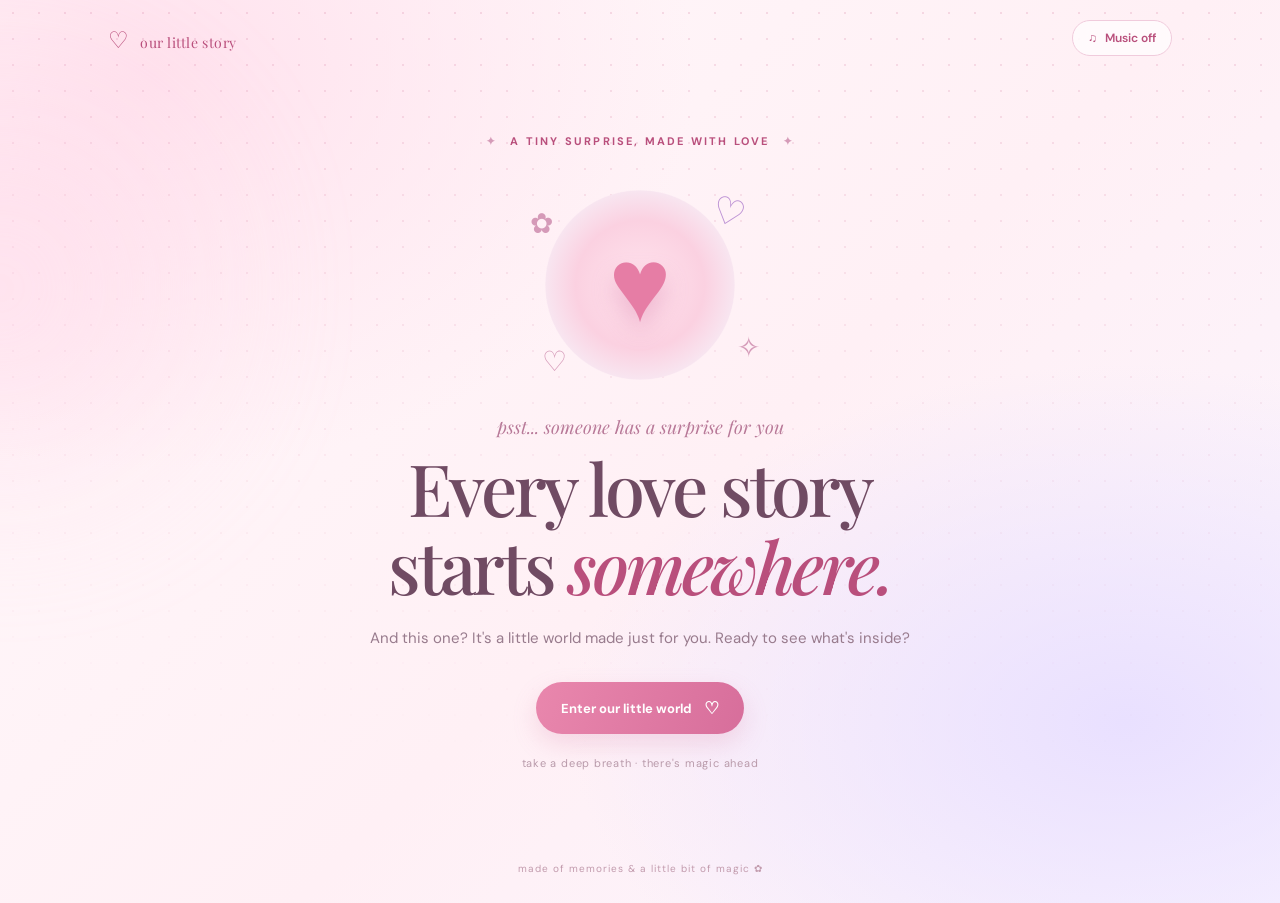
<file: index.html>
<!DOCTYPE html>
<html lang="en">
<head>
  <meta charset="UTF-8"><meta name="viewport" content="width=device-width, initial-scale=1.0">
  <meta name="theme-color" content="#fff0f5">
  <title>A Little Love Story 💗</title>
  <link rel="preconnect" href="https://fonts.googleapis.com">
  <link rel="preconnect" href="https://fonts.gstatic.com" crossorigin>
  <link href="https://fonts.googleapis.com/css2?family=DM+Sans:wght@400;500;600;700&family=Playfair+Display:ital,wght@0,500;0,600;0,700;1,500;1,600&display=swap" rel="stylesheet">
  <link rel="stylesheet" href="style.css">
  <script src="script.js" defer></script>
</head>
<body data-page="welcome">
  <div class="ambient-glow"></div><div class="floating-layer" aria-hidden="true"></div>
  <header class="topbar"><a class="mini-logo" href="index.html">♡ <span>our little story</span></a><button class="music-toggle" type="button" aria-label="Toggle music">♫ <span>Music off</span></button></header>
  <main class="page-shell hero-shell">
    <div class="eyebrow"><span class="sparkle">✦</span> a tiny surprise, made with love <span class="sparkle">✦</span></div>
    <div class="hero-illustration"><div class="sunburst"></div><div class="heart-orbit">♡</div><div class="hero-heart">♥</div><span class="doodle d1">✿</span><span class="doodle d2">✧</span><span class="doodle d3">♡</span></div>
    <p class="script-kicker">psst... someone has a surprise for you</p>
    <h1>Every love story<br>starts <em>somewhere.</em></h1>
    <p class="lead">And this one? It's a little world made just for you. Ready to see what's inside?</p>
    <a class="button button-primary page-link" href="secret.html">Enter our little world <span>♡</span></a>
    <p class="tiny-note">take a deep breath · there's magic ahead</p>
  </main>
  <footer class="site-footer">made of memories & a little bit of magic ✿</footer>
</body></html>
</file>
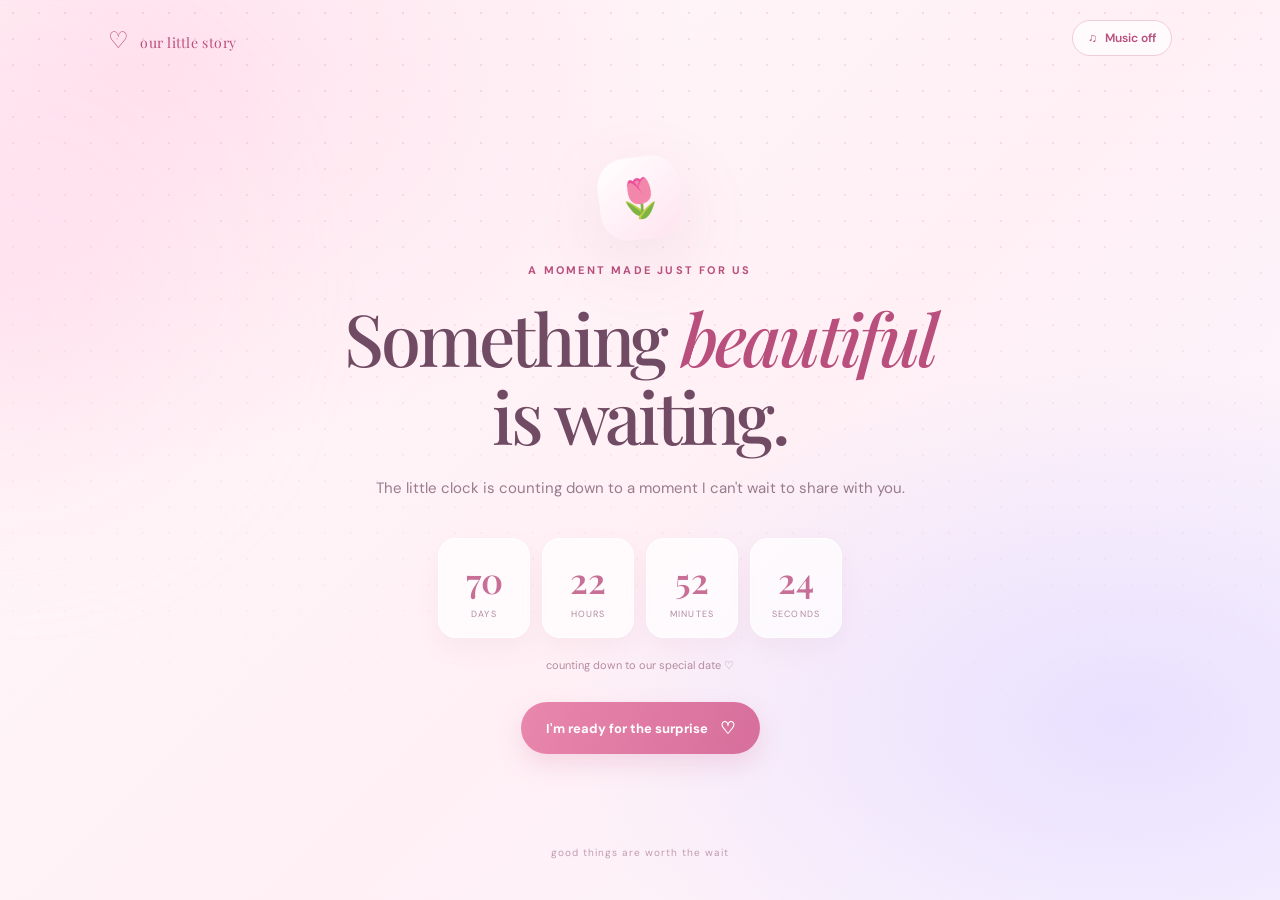
<file: countdown.html>
<!DOCTYPE html>
<html lang="en"><head><meta charset="UTF-8"><meta name="viewport" content="width=device-width, initial-scale=1.0"><meta name="theme-color" content="#fff0f5"><title>A special moment ⏳</title><link rel="preconnect" href="https://fonts.googleapis.com"><link rel="preconnect" href="https://fonts.gstatic.com" crossorigin><link href="https://fonts.googleapis.com/css2?family=DM+Sans:wght@400;500;600;700&family=Playfair+Display:ital,wght@0,500;0,600;0,700;1,500;1,600&display=swap" rel="stylesheet"><link rel="stylesheet" href="style.css"><script src="script.js" defer></script></head>
<body data-page="countdown"><div class="ambient-glow"></div><div class="floating-layer"></div>
<header class="topbar"><a class="mini-logo" href="index.html">♡ <span>our little story</span></a><button class="music-toggle" type="button">♫ <span>Music off</span></button></header>
<main class="page-shell center-shell">
  <div class="icon-bubble">🌷</div><div class="eyebrow">a moment made just for us</div>
  <h1>Something <em>beautiful</em><br>is waiting.</h1><p class="lead">The little clock is counting down to a moment I can't wait to share with you.</p>
  <div class="countdown" id="countdown"><div><strong id="days">00</strong><span>days</span></div><div><strong id="hours">00</strong><span>hours</span></div><div><strong id="minutes">00</strong><span>minutes</span></div><div><strong id="seconds">00</strong><span>seconds</span></div></div>
  <p class="countdown-caption" id="countdown-caption">counting down to our special date ♡</p>
  <a class="button button-primary page-link" href="proposal.html">I'm ready for the surprise <span>♡</span></a>
</main><footer class="site-footer">good things are worth the wait</footer></body></html>
</file>
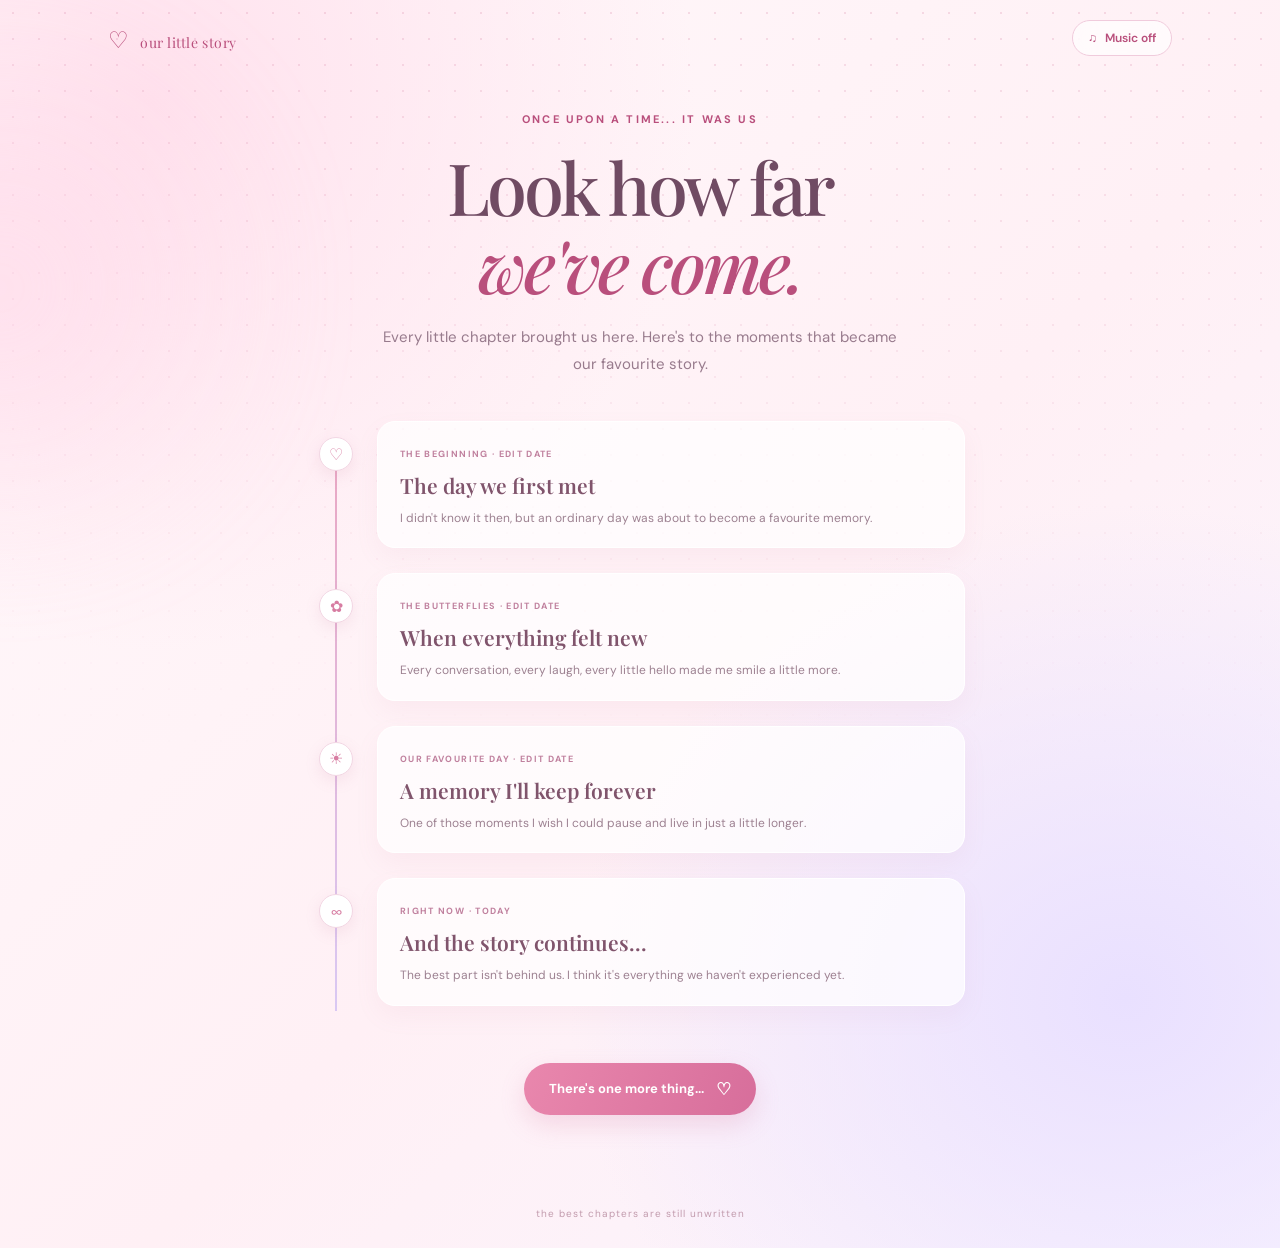
<file: journey.html>
<!DOCTYPE html>
<html lang="en"><head><meta charset="UTF-8"><meta name="viewport" content="width=device-width, initial-scale=1.0"><meta name="theme-color" content="#fff0f5"><title>Our journey 🌷</title><link rel="preconnect" href="https://fonts.googleapis.com"><link rel="preconnect" href="https://fonts.gstatic.com" crossorigin><link href="https://fonts.googleapis.com/css2?family=DM+Sans:wght@400;500;600;700&family=Playfair+Display:ital,wght@0,500;0,600;0,700;1,500;1,600&display=swap" rel="stylesheet"><link rel="stylesheet" href="style.css"><script src="script.js" defer></script></head>
<body data-page="journey"><div class="ambient-glow"></div><div class="floating-layer"></div>
<header class="topbar"><a class="mini-logo" href="index.html">♡ <span>our little story</span></a><button class="music-toggle" type="button">♫ <span>Music off</span></button></header>
<main class="page-shell">
  <div class="eyebrow">once upon a time... it was us</div><h1>Look how far<br><em>we've come.</em></h1><p class="lead">Every little chapter brought us here. Here's to the moments that became our favourite story.</p>
  <section class="timeline">
    <article class="timeline-item"><span class="timeline-dot">♡</span><div class="timeline-card"><small>THE BEGINNING · EDIT DATE</small><h3>The day we first met</h3><p>I didn't know it then, but an ordinary day was about to become a favourite memory.</p></div></article>
    <article class="timeline-item"><span class="timeline-dot">✿</span><div class="timeline-card"><small>THE BUTTERFLIES · EDIT DATE</small><h3>When everything felt new</h3><p>Every conversation, every laugh, every little hello made me smile a little more.</p></div></article>
    <article class="timeline-item"><span class="timeline-dot">☀</span><div class="timeline-card"><small>OUR FAVOURITE DAY · EDIT DATE</small><h3>A memory I'll keep forever</h3><p>One of those moments I wish I could pause and live in just a little longer.</p></div></article>
    <article class="timeline-item"><span class="timeline-dot">∞</span><div class="timeline-card"><small>RIGHT NOW · TODAY</small><h3>And the story continues...</h3><p>The best part isn't behind us. I think it's everything we haven't experienced yet.</p></div></article>
  </section>
  <div class="center-action"><a class="button button-primary page-link" href="countdown.html">There's one more thing... <span>♡</span></a></div>
</main><footer class="site-footer">the best chapters are still unwritten</footer></body></html>
</file>
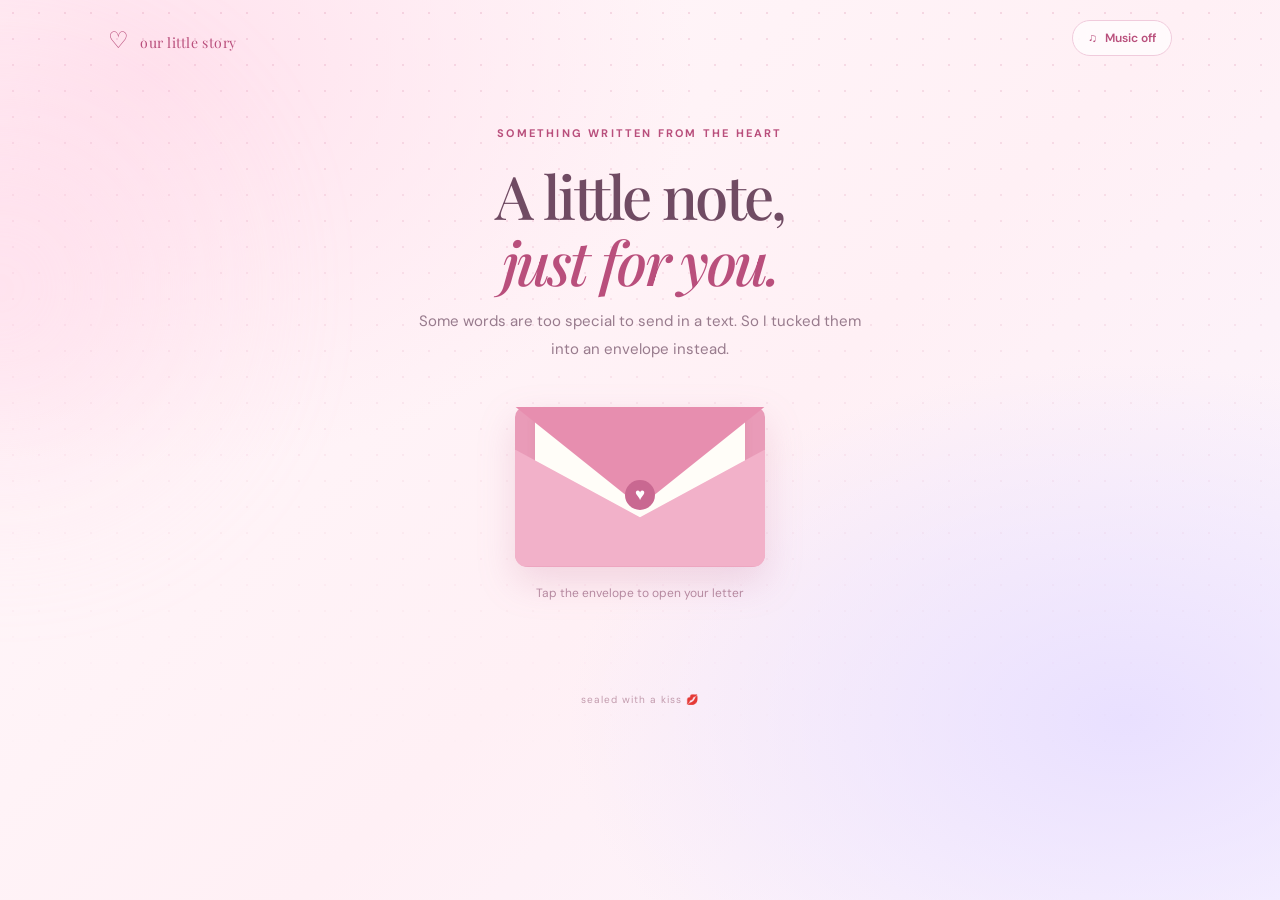
<file: letter.html>
<!DOCTYPE html>
<html lang="en"><head><meta charset="UTF-8"><meta name="viewport" content="width=device-width, initial-scale=1.0"><meta name="theme-color" content="#fff0f5"><title>A letter for you 💌</title><link rel="preconnect" href="https://fonts.googleapis.com"><link rel="preconnect" href="https://fonts.gstatic.com" crossorigin><link href="https://fonts.googleapis.com/css2?family=DM+Sans:wght@400;500;600;700&family=Playfair+Display:ital,wght@0,500;0,600;0,700;1,500;1,600&display=swap" rel="stylesheet"><link rel="stylesheet" href="style.css"><script src="script.js" defer></script></head>
<body data-page="letter"><div class="ambient-glow"></div><div class="floating-layer"></div>
<header class="topbar"><a class="mini-logo" href="index.html">♡ <span>our little story</span></a><button class="music-toggle" type="button">♫ <span>Music off</span></button></header>
<main class="page-shell center-shell">
  <div class="eyebrow">something written from the heart</div><h1>A little note,<br><em>just for you.</em></h1>
  <p class="lead">Some words are too special to send in a text. So I tucked them into an envelope instead.</p>
  <button class="envelope-button" id="open-envelope" type="button" aria-label="Open the envelope"><span class="envelope-back"></span><span class="letter-paper"><span class="letter-lines">For my favourite person<br><br>There's something about you<br>that makes ordinary days<br>feel a little more magical. ♡</span></span><span class="envelope-front"></span><span class="envelope-flap"></span><span class="seal">♥</span></button>
  <p class="envelope-hint" id="envelope-hint">Tap the envelope to open your letter</p>
  <a class="button button-primary page-link hidden" id="letter-next" href="memories.html">Keep our story going <span>→</span></a>
</main><footer class="site-footer">sealed with a kiss 💋</footer></body></html>
</file>
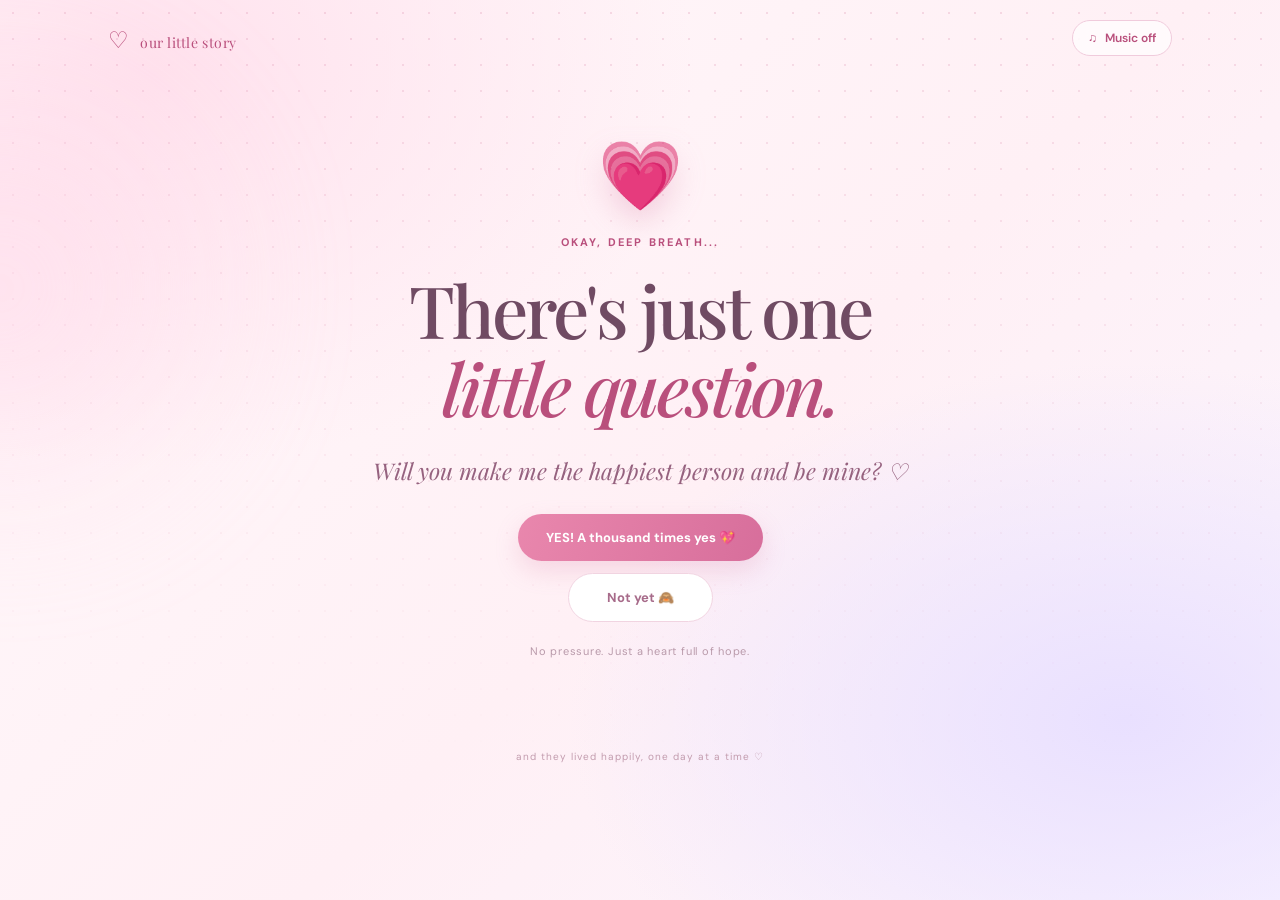
<file: proposal.html>
<!DOCTYPE html>
<html lang="en"><head><meta charset="UTF-8"><meta name="viewport" content="width=device-width, initial-scale=1.0"><meta name="theme-color" content="#fff0f5"><title>One little question 💗</title><link rel="preconnect" href="https://fonts.googleapis.com"><link rel="preconnect" href="https://fonts.gstatic.com" crossorigin><link href="https://fonts.googleapis.com/css2?family=DM+Sans:wght@400;500;600;700&family=Playfair+Display:ital,wght@0,500;0,600;0,700;1,500;1,600&display=swap" rel="stylesheet"><link rel="stylesheet" href="style.css"><script src="script.js" defer></script></head>
<body data-page="proposal"><div class="ambient-glow"></div><div class="floating-layer"></div>
<header class="topbar"><a class="mini-logo" href="index.html">♡ <span>our little story</span></a><button class="music-toggle" type="button">♫ <span>Music off</span></button></header>
<main class="page-shell center-shell proposal-shell">
  <div class="proposal-heart">💗</div><div class="eyebrow">okay, deep breath...</div>
  <h1>There's just one<br><em>little question.</em></h1>
  <p class="proposal-question">Will you make me the happiest person and be mine? ♡</p>
  <div class="answer-area"><button class="button button-primary yes-button" id="yes-button" type="button">YES! A thousand times yes 💖</button><button class="button button-soft no-button" id="no-button" type="button">Not yet 🙈</button></div>
  <p class="tiny-note" id="answer-note">No pressure. Just a heart full of hope.</p>
  <section class="celebration hidden" id="celebration" aria-live="polite">
    <div class="celebration-icon">🎉💗✨</div><h2>You just made my whole universe sparkle!</h2>
    <p>Here's to more laughter, more memories, and a thousand little tomorrows together.</p>
    <div class="final-letter"><span>my favourite person,</span><p>Thank you for being you. If I could choose a person to laugh with, grow with, and make a million memories with, I'd choose you. Today, tomorrow, and in every little moment after that.</p><strong>All my love, always. ♡</strong></div>
    <button class="button button-primary" id="replay-button" type="button">Relive our little story ↻</button>
  </section>
</main><footer class="site-footer">and they lived happily, one day at a time ♡</footer></body></html>
</file>
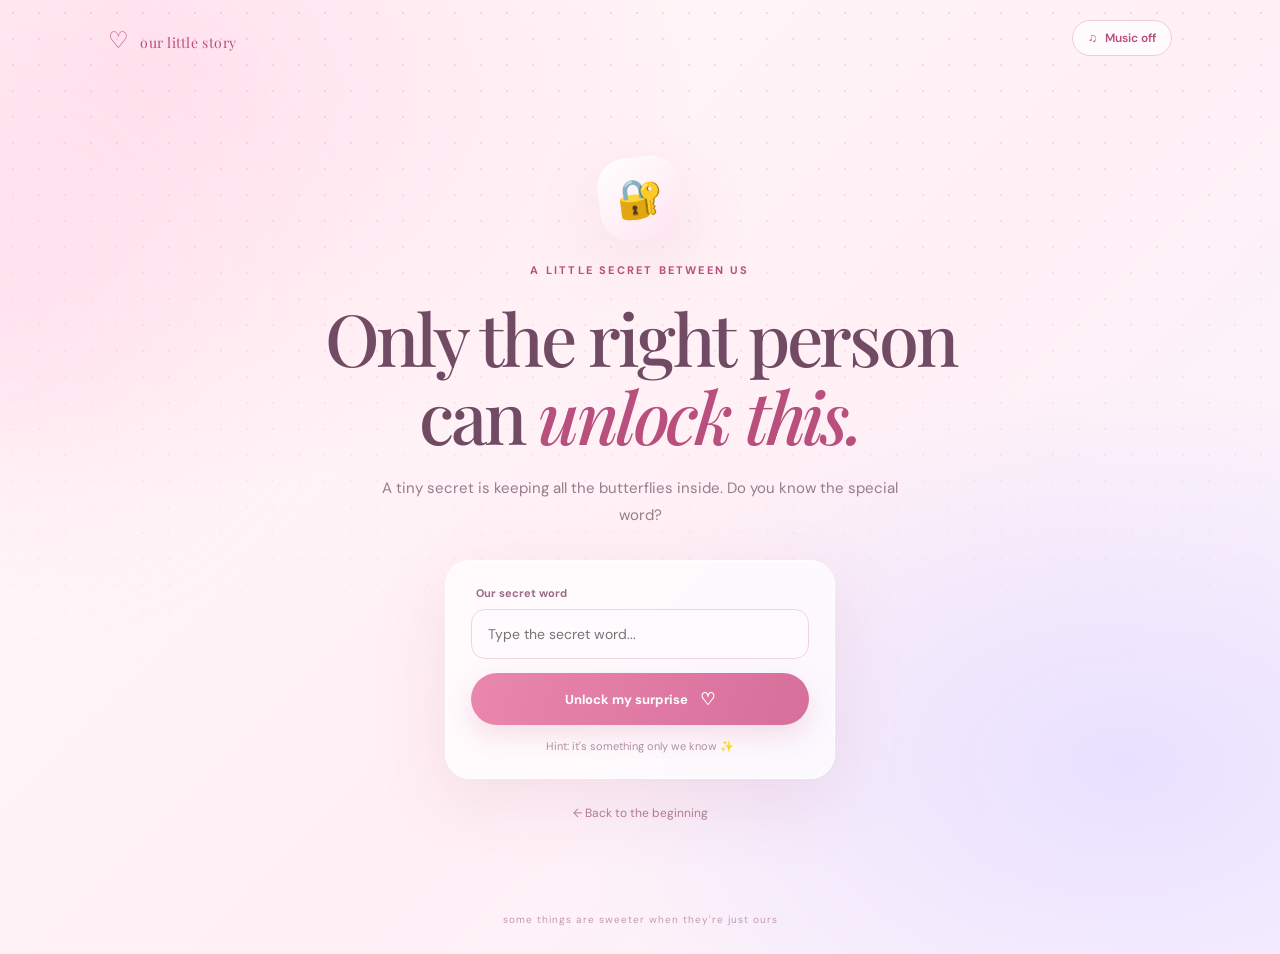
<file: secret.html>
<!DOCTYPE html>
<html lang="en"><head><meta charset="UTF-8"><meta name="viewport" content="width=device-width, initial-scale=1.0"><meta name="theme-color" content="#fff0f5"><title>A tiny secret 💗</title><link rel="preconnect" href="https://fonts.googleapis.com"><link rel="preconnect" href="https://fonts.gstatic.com" crossorigin><link href="https://fonts.googleapis.com/css2?family=DM+Sans:wght@400;500;600;700&family=Playfair+Display:ital,wght@0,500;0,600;0,700;1,500;1,600&display=swap" rel="stylesheet"><link rel="stylesheet" href="style.css"><script src="script.js" defer></script></head>
<body data-page="secret"><div class="ambient-glow"></div><div class="floating-layer"></div>
<header class="topbar"><a class="mini-logo" href="index.html">♡ <span>our little story</span></a><button class="music-toggle" type="button">♫ <span>Music off</span></button></header>
<main class="page-shell center-shell">
  <div class="icon-bubble">🔐</div><div class="eyebrow">a little secret between us</div>
  <h1>Only the right person<br>can <em>unlock this.</em></h1>
  <p class="lead">A tiny secret is keeping all the butterflies inside. Do you know the special word?</p>
  <form class="password-card" id="password-form">
    <label for="secret-password">Our secret word</label>
    <input id="secret-password" type="password" placeholder="Type the secret word..." autocomplete="off" required>
    <button class="button button-primary" type="submit">Unlock my surprise <span>♡</span></button>
    <p class="form-message" id="password-message" aria-live="polite">Hint: it's something only we know ✨</p>
  </form>
  <a class="back-link" href="index.html">← Back to the beginning</a>
</main><footer class="site-footer">some things are sweeter when they're just ours</footer></body></html>
</file>
<file: style.css>
/* A LITTLE LOVE STORY — shared styles */
:root{--pink:#f6a9c5;--pink-deep:#df709c;--rose:#b94f7c;--lavender:#d9c8f3;--ink:#5c4052;--muted:#987b8d;--cream:#fff9fb;--line:#f3dce7;--shadow:0 22px 70px rgba(174,94,132,.13)}
*{box-sizing:border-box}html{scroll-behavior:smooth}body{margin:0;min-height:100vh;color:var(--ink);font-family:"DM Sans",sans-serif;background:radial-gradient(ellipse at 12% 8%,#ffe1ed 0,transparent 34%),radial-gradient(ellipse at 88% 80%,#e9e0ff 0,transparent 35%),linear-gradient(135deg,#fff9fb,#fff0f5 55%,#faf5ff);overflow-x:hidden}
body:before{content:"";position:fixed;inset:0;pointer-events:none;opacity:.26;background-image:radial-gradient(#d98bab 1px,transparent 1px);background-size:26px 26px;mask-image:linear-gradient(to bottom,black,transparent 85%)}
.ambient-glow{position:fixed;width:360px;height:360px;border-radius:50%;background:#ffd7e8;filter:blur(90px);opacity:.48;top:12%;left:-180px;pointer-events:none}.topbar{height:76px;max-width:1120px;margin:auto;padding:0 28px;display:flex;align-items:center;justify-content:space-between;position:relative;z-index:5}.mini-logo{text-decoration:none;color:var(--rose);font-family:"Playfair Display",serif;font-size:23px}.mini-logo span{font-size:14px;letter-spacing:.04em;margin-left:5px}.music-toggle{border:1px solid #f0cbdc;background:#ffffffa8;color:var(--rose);border-radius:30px;padding:9px 15px;font:600 12px "DM Sans";cursor:pointer;backdrop-filter:blur(10px)}.music-toggle span{margin-left:5px}
.page-shell{width:min(100% - 40px,820px);margin:36px auto 80px;position:relative;text-align:center;z-index:1;animation:pageIn .8s cubic-bezier(.2,.8,.2,1) both}.hero-shell{padding-top:12px}.center-shell{max-width:760px;padding-top:45px}.wide-shell{max-width:980px}
@keyframes pageIn{from{opacity:0;transform:translateY(22px) scale(.99);filter:blur(5px)}to{opacity:1;transform:none;filter:blur(0)}}
.page-exit{animation:pageOut .32s ease forwards}@keyframes pageOut{to{opacity:0;transform:translateY(-12px) scale(.985);filter:blur(4px)}}
.eyebrow{color:var(--rose);font-size:11px;text-transform:uppercase;letter-spacing:.2em;font-weight:700;margin:10px 0 22px}.sparkle{color:#d59bb8;padding:0 8px}h1{font:500 clamp(42px,7vw,72px)/1.08 "Playfair Display",serif;letter-spacing:-.045em;margin:10px 0 20px;color:#704b63}h1 em{font-weight:500;color:var(--rose)}.lead{max-width:540px;margin:0 auto 30px;color:var(--muted);font-size:15px;line-height:1.85}.script-kicker{font:italic 18px "Playfair Display",serif;color:#b87998;margin:15px 0 8px}.tiny-note{font-size:11px;color:#b99aaa;letter-spacing:.07em;margin-top:22px}.button{display:inline-flex;justify-content:center;align-items:center;gap:12px;text-decoration:none;border:0;border-radius:999px;padding:15px 25px;font:700 13px "DM Sans";cursor:pointer;transition:transform .25s,box-shadow .25s,background .25s}.button:hover{transform:translateY(-3px);box-shadow:0 12px 25px #d88aaa35}.button-primary{background:linear-gradient(110deg,#e987ad,#d76e9b);color:white;box-shadow:0 10px 24px #d77da43a}.button-primary span{font-size:17px}.button-soft{background:#fff;color:#a76b8a;border:1px solid #f1d4e1}.back-link{display:block;color:#b27b97;text-decoration:none;font-size:12px;margin-top:26px}.site-footer{text-align:center;color:#c29bad;font-size:10px;letter-spacing:.1em;padding:12px 20px 28px;position:relative;z-index:1}
.hero-illustration{height:230px;width:260px;margin:5px auto 10px;position:relative;display:grid;place-items:center}.sunburst{position:absolute;width:190px;height:190px;border-radius:50%;background:radial-gradient(circle,#ffe4ee 0,#fbd1e1 48%,#f8e5f0 70%,transparent 71%);animation:breathe 4s ease-in-out infinite}.hero-heart{font-size:105px;color:#e67da5;text-shadow:0 13px 24px #d26a9b55;z-index:2;animation:heartBeat 2.1s infinite}.heart-orbit{position:absolute;right:25px;top:18px;font-size:37px;color:#bc91d4;transform:rotate(18deg)}.doodle{position:absolute;color:#d59ab8;font-size:28px}.d1{left:20px;top:35px}.d2{right:10px;bottom:34px}.d3{left:32px;bottom:20px}@keyframes heartBeat{0%,100%{transform:scale(1)}12%{transform:scale(1.1)}24%{transform:scale(1)}36%{transform:scale(1.06)}}@keyframes breathe{50%{transform:scale(1.07);opacity:.75}}
.icon-bubble{width:82px;height:82px;border-radius:28px;background:linear-gradient(145deg,#fff,#ffe3ef);display:grid;place-items:center;font-size:38px;margin:0 auto 24px;box-shadow:var(--shadow);transform:rotate(-7deg)}
.password-card{max-width:390px;margin:28px auto 0;padding:25px;background:#ffffffa8;border:1px solid #fff;border-radius:25px;box-shadow:var(--shadow);backdrop-filter:blur(12px);text-align:left}.password-card label{display:block;font-size:11px;font-weight:700;color:#9b6a84;margin:0 0 9px 5px}.password-card input{width:100%;border:1px solid #f0d5e1;background:#fffafd;border-radius:14px;padding:15px 16px;font:14px "DM Sans";color:var(--ink);outline:none;margin-bottom:14px}.password-card input:focus{border-color:#db8cad;box-shadow:0 0 0 3px #f9e2ec}.password-card .button{width:100%}.form-message{text-align:center;color:#b58ba1;font-size:11px;margin:14px 0 0}.form-message.error{color:#c64f79}
.envelope-button{position:relative;width:230px;height:165px;margin:18px auto 12px;border:0;background:transparent;display:block;cursor:pointer;perspective:800px;filter:drop-shadow(0 18px 20px #b85c8730)}.envelope-back{position:absolute;inset:12px 0 0;background:#eaa2bd;border-radius:9px}.letter-paper{position:absolute;width:190px;height:130px;left:20px;top:8px;background:#fffdf8;border-radius:5px;transition:transform .9s cubic-bezier(.2,.8,.2,1);display:flex;align-items:center;justify-content:center;box-shadow:0 2px 8px #9e607322}.letter-lines{font:italic 11px/1.5 "Playfair Display",serif;color:#a76b85}.envelope-front{position:absolute;inset:50px 0 0;background:#f4b6cc;clip-path:polygon(0 0,50% 58%,100% 0,100% 100%,0 100%);border-radius:0 0 9px 9px}.envelope-flap{position:absolute;inset:12px 0 auto;height:100px;background:#e98fb0;clip-path:polygon(0 0,100% 0,50% 100%);transform-origin:top;transition:transform .65s;z-index:2}.seal{position:absolute;z-index:3;top:78px;left:calc(50% - 16px);color:#fff;font-size:25px;transition:opacity .3s}.envelope-button.open .envelope-flap{transform:rotateX(180deg)}.envelope-button.open .letter-paper{transform:translateY(-100px);transition-delay:.35s}.envelope-button.open .seal{opacity:0}.envelope-hint{font-size:12px;color:#b58ba1;margin:18px 0 22px}.hidden{display:none!important}
.photo-grid{display:grid;grid-template-columns:1.05fr 1fr 1fr;grid-template-rows:220px 190px;gap:16px;margin:38px auto 28px;max-width:850px}.photo-card{position:relative;padding:0;border:7px solid #fff;border-radius:17px;background:#fff;box-shadow:0 12px 30px #b7789620;overflow:hidden;cursor:zoom-in;transform:rotate(var(--tilt,0deg));transition:transform .3s,box-shadow .3s}.photo-card:hover{transform:rotate(0) translateY(-5px);box-shadow:var(--shadow);z-index:2}.photo-card img{width:100%;height:100%;object-fit:cover;display:block}.photo-card span{position:absolute;bottom:0;left:0;right:0;padding:22px 8px 10px;background:linear-gradient(transparent,#3e2635a8);color:#fff;font:italic 14px "Playfair Display"}.photo-tall{grid-row:span 2;--tilt:-2deg}.photo-card:nth-child(2){--tilt:2deg}.photo-card:nth-child(3){--tilt:-1deg}.photo-card:nth-child(4){--tilt:2deg}.center-action{margin:32px auto}.lightbox{position:fixed;inset:0;background:#321e2ddd;z-index:20;display:none;place-items:center;padding:30px}.lightbox.show{display:grid}.lightbox img{max-width:min(90vw,850px);max-height:82vh;border:8px solid white;border-radius:14px}.lightbox-close{position:absolute;right:25px;top:15px;background:none;border:0;color:#fff;font-size:42px;cursor:pointer}
.timeline{max-width:650px;margin:42px auto 20px;text-align:left;position:relative}.timeline:before{content:"";position:absolute;left:20px;top:18px;bottom:20px;width:2px;background:linear-gradient(#e9a6c2,#d9c8f3)}.timeline-item{position:relative;padding:0 0 25px 62px}.timeline-dot{position:absolute;left:4px;top:16px;width:34px;height:34px;border-radius:50%;display:grid;place-items:center;background:#fff;border:1px solid #f2d6e3;color:#d77da2;box-shadow:0 5px 15px #c27a9a20}.timeline-card{background:#ffffffb5;border:1px solid #fff;border-radius:18px;padding:19px 22px;box-shadow:0 10px 25px #c27a9a12}.timeline-card small{font-size:9px;letter-spacing:.15em;color:#c0809e;font-weight:700}.timeline-card h3{font:600 21px "Playfair Display";margin:9px 0;color:#80546c}.timeline-card p{font-size:12px;line-height:1.7;color:#9d8191;margin:0}
.countdown{display:flex;justify-content:center;gap:12px;margin:36px auto 15px}.countdown div{width:92px;padding:17px 8px;background:#ffffffb5;border:1px solid #fff;border-radius:18px;box-shadow:0 10px 25px #c27a9a15}.countdown strong{display:block;font:600 35px "Playfair Display";color:#c76f96}.countdown span{display:block;color:#b18b9f;text-transform:uppercase;font-size:9px;letter-spacing:.12em;margin-top:5px}.countdown-caption{font-size:11px;color:#b58ba1;margin:20px 0 30px}
.proposal-shell{padding-top:20px}.proposal-heart{font-size:68px;filter:drop-shadow(0 12px 15px #d77da455);animation:heartBeat 2s infinite;margin-bottom:15px}.proposal-question{font:italic 23px "Playfair Display";color:#96627f;margin:28px auto}.answer-area{display:flex;flex-direction:column;align-items:center;gap:12px}.yes-button{min-width:245px}.no-button{min-width:145px}.celebration{max-width:570px;margin:35px auto 0;animation:pageIn .6s both}.celebration-icon{font-size:42px}.celebration h2{font:600 31px "Playfair Display";color:#b95f89}.celebration p{font-size:13px;line-height:1.8;color:#987b8d}.final-letter{margin:25px 0;padding:25px;background:#fffdf8;border:1px solid #f6e4eb;border-radius:18px;box-shadow:var(--shadow);text-align:left}.final-letter span{font:italic 19px "Playfair Display";color:#b96d91}.final-letter p{font:15px/1.9 "Playfair Display";color:#876b7c}.final-letter strong{font:italic 15px "Playfair Display";color:#b96d91}
.floating-layer{position:fixed;inset:0;pointer-events:none;overflow:hidden;z-index:0}.float-heart{position:absolute;bottom:-30px;color:#e79bb8;opacity:0;animation:floatUp linear forwards}.float-heart:nth-child(3n){color:#c9b3e7}.float-heart:nth-child(4n){color:#f0bfd2}@keyframes floatUp{0%{transform:translateY(0) rotate(0);opacity:0}10%{opacity:.65}90%{opacity:.5}100%{transform:translateY(-110vh) rotate(35deg);opacity:0}}
@media(max-width:650px){.topbar{height:64px;padding:0 18px}.mini-logo{font-size:20px}.mini-logo span{font-size:12px}.page-shell{width:min(100% - 30px,820px);margin-top:28px}.center-shell{padding-top:28px}h1{font-size:clamp(40px,11vw,58px)}.lead{font-size:13px}.hero-illustration{transform:scale(.88);margin-top:-8px;margin-bottom:-4px}.photo-grid{grid-template-columns:1fr 1fr;grid-template-rows:200px 170px 170px;gap:10px}.photo-tall{grid-row:span 2}.photo-card{border-width:5px}.countdown{gap:7px}.countdown div{width:calc(25% - 5px);padding:13px 3px}.countdown strong{font-size:28px}.countdown span{font-size:8px}.proposal-question{font-size:20px}.password-card{padding:20px}.timeline-item{padding-left:52px}.site-footer{font-size:9px}}
@media(prefers-reduced-motion:reduce){*,*:before,*:after{scroll-behavior:auto!important;animation-duration:.01ms!important;animation-iteration-count:1!important;transition-duration:.01ms!important}}


/* =================================
   LETTER PAGE — ENVELOPE REDESIGN
================================= */

body[data-page="letter"] .center-shell {
  max-width: 700px;
  padding-top: 22px;
  margin-top: 18px;
}

body[data-page="letter"] h1 {
  font-size: clamp(40px, 6vw, 60px);
  margin: 8px 0 14px;
  line-height: 1.1;
}

body[data-page="letter"] .lead {
  max-width: 460px;
  margin-bottom: 22px;
}

/* Envelope base */
body[data-page="letter"] .envelope-button {
  width: 250px;
  height: 175px;
  margin: 28px auto 12px;
  filter: drop-shadow(0 15px 18px #b85c8730);
  overflow: visible;
}

/* Back */
body[data-page="letter"] .envelope-back {
  inset: 15px 0 0;
  background: #e99bb8;
  border-radius: 10px 10px 13px 13px;
  z-index: 0;
}

/* Letter */
body[data-page="letter"] .letter-paper {
  position: absolute;
  width: 210px;
  height: 140px;
  left: 20px;
  top: 18px;
  padding: 12px;
  border-radius: 7px;
  background: #fffdf8;
  z-index: 1;
  opacity: 1;
  transition:
    transform .85s cubic-bezier(.2,.8,.2,1),
    opacity .3s ease;
}

/* Hide the writing while the envelope is closed */
body[data-page="letter"] .letter-lines {
  font: italic 11px/1.7 "Playfair Display", serif;
  color: #a76b85;
  opacity: 0;
  transition: opacity .4s ease;
}

/* Envelope front */
body[data-page="letter"] .envelope-front {
  position: absolute;
  inset: 58px 0 0;
  background: #f2b1c9;
  clip-path: polygon(
    0 0,
    50% 58%,
    100% 0,
    100% 100%,
    0 100%
  );
  border-radius: 0 0 12px 12px;
  z-index: 2;
}

/* Top folding flap */
body[data-page="letter"] .envelope-flap {
  position: absolute;
  inset: 15px 0 auto;
  height: 100px;
  background: #e78eaf;
  clip-path: polygon(
    0 0,
    100% 0,
    50% 100%
  );
  transform-origin: top center;
  backface-visibility: hidden;
  transition: transform .65s ease;
  z-index: 3;
}

/* Heart seal */
body[data-page="letter"] .seal {
  position: absolute;
  z-index: 4;
  top: 88px;
  left: calc(50% - 15px);
  width: 30px;
  height: 30px;
  border-radius: 50%;
  display: grid;
  place-items: center;
  background: #c96891;
  color: white;
  font-size: 17px;
  transition: opacity .25s ease;
}

/* OPEN ANIMATION */
body[data-page="letter"] .envelope-button.open .envelope-flap {
  transform: rotateX(180deg);
}

body[data-page="letter"] .envelope-button.open .letter-paper {
  transform: translateY(-95px);
  z-index: 5;
}

body[data-page="letter"] .envelope-button.open .letter-lines {
  opacity: 1;
  transition-delay: .45s;
}

body[data-page="letter"] .envelope-button.open .seal {
  opacity: 0;
}

body[data-page="letter"] .envelope-hint {
  margin: 18px 0 22px;
}

/* Mobile adjustments */
@media (max-width: 650px) {
  body[data-page="letter"] .center-shell {
    padding-top: 12px;
  }

  body[data-page="letter"] h1 {
    font-size: 43px;
  }

  body[data-page="letter"] .lead {
    max-width: 340px;
    font-size: 13px;
  }

  body[data-page="letter"] .envelope-button {
    transform: scale(.92);
    transform-origin: top center;
    margin-bottom: 0;
  }
}
</file>
